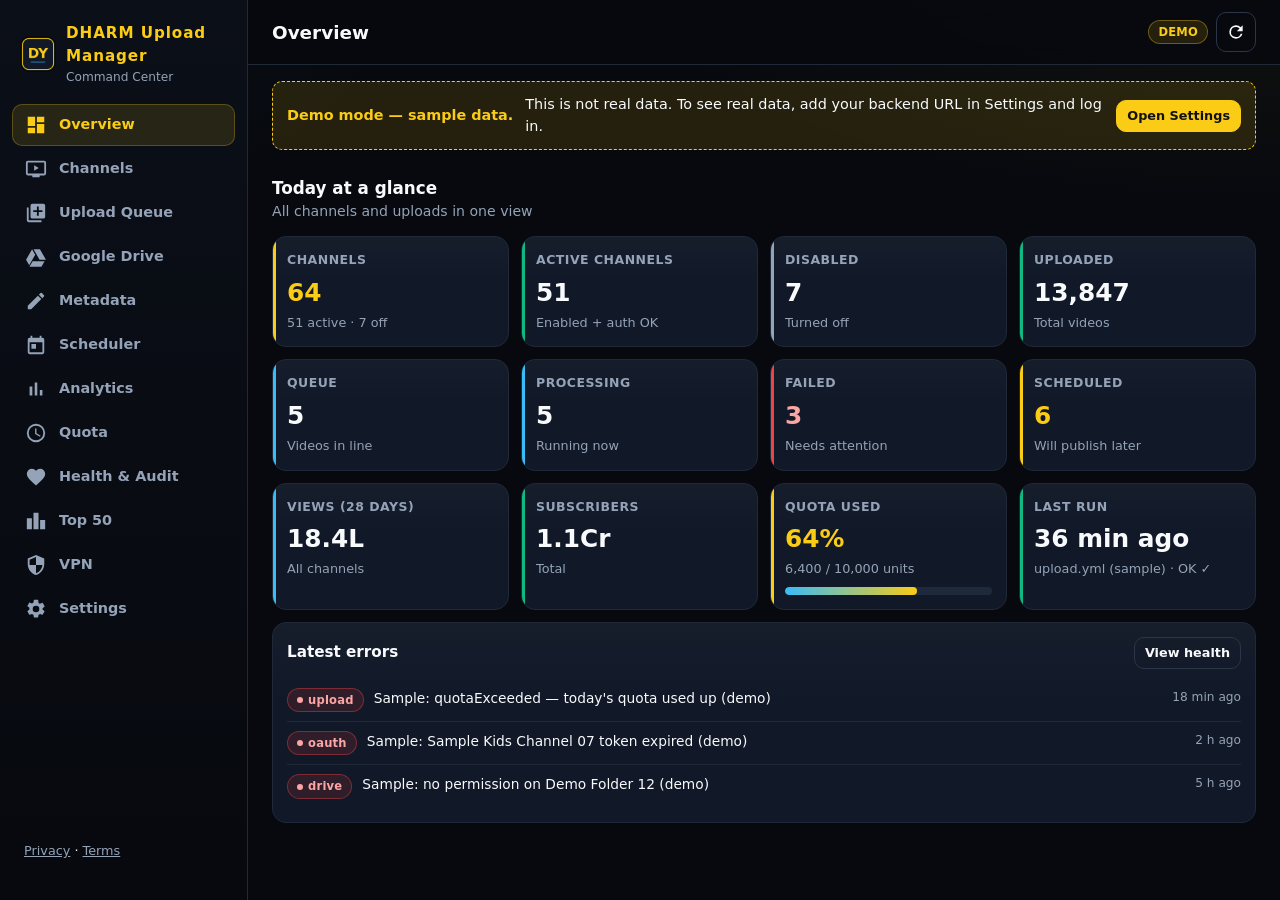
<file: docs/index.html>
<!doctype html>
<html lang="en">
<head>
  <meta charset="utf-8">
  <meta name="viewport" content="width=device-width, initial-scale=1, viewport-fit=cover">
  <meta name="theme-color" content="#07090e">
  <meta name="color-scheme" content="dark">
  <meta name="referrer" content="no-referrer">
  <meta http-equiv="Content-Security-Policy" content="object-src 'none'; base-uri 'self'; form-action 'none'">
  <meta name="robots" content="noindex, nofollow">
  <meta name="description" content="DHARM Upload Manager - multi-channel video upload scheduler">
  <title>DHARM Upload Manager · Command Center</title>
  <link rel="manifest" href="manifest.json">
  <link rel="icon" type="image/png" sizes="192x192" href="icons/icon-192.png">
  <link rel="apple-touch-icon" href="icons/icon-192.png">
  <link rel="stylesheet" href="css/dashboard.css">
</head>
<body>
  <a class="skip-link" href="#main">Skip to content</a>

  <div class="layout">
    <aside class="sidenav" aria-label="Main navigation">
      <div class="brand">
        <img src="icons/icon-192.png" alt="" width="36" height="36">
        <div>
          <strong>DHARM Upload Manager</strong>
          <span>Command Center</span>
        </div>
      </div>
      <nav id="side-nav" class="side-links"></nav>
      <p class="side-foot"><a href="privacy.html">Privacy</a> · <a href="terms.html">Terms</a></p>
    </aside>

    <div class="content">
      <header class="topbar">
        <div class="topbar-title">
          <img class="topbar-logo" src="icons/icon-192.png" alt="" width="28" height="28">
          <h1 id="page-title">Overview</h1>
        </div>
        <div class="topbar-actions">
          <span id="conn-pill" class="pill pill-muted" role="status">—</span>
          <button id="refresh-btn" class="btn btn-ghost btn-icon" type="button" aria-label="Refresh" title="Refresh">
            <svg viewBox="0 0 24 24" width="20" height="20" aria-hidden="true"><path fill="currentColor" d="M17.65 6.35A7.95 7.95 0 0 0 12 4a8 8 0 1 0 7.75 10h-2.08A6 6 0 1 1 12 6c1.66 0 3.14.69 4.22 1.78L13 11h7V4l-2.35 2.35z"/></svg>
          </button>
        </div>
      </header>

      <div id="demo-banner" class="demo-banner" role="status" hidden>
        <strong>Demo mode — sample data.</strong>
        <span>This is not real data. To see real data, add your backend URL in Settings and log in.</span>
        <a href="#settings" class="btn btn-sm btn-gold">Open Settings</a>
      </div>

      <main id="main" tabindex="-1" aria-live="polite"></main>
    </div>
  </div>

  <nav id="bottom-nav" class="bottomnav" aria-label="Mobile navigation"></nav>

  <div id="more-sheet" class="sheet" hidden>
    <div class="sheet-backdrop" data-close="sheet"></div>
    <div class="sheet-panel" role="dialog" aria-modal="true" aria-labelledby="more-title">
      <div class="sheet-head">
        <h2 id="more-title">All sections</h2>
        <button class="btn btn-ghost btn-icon" type="button" data-close="sheet" aria-label="Close">✕</button>
      </div>
      <div id="more-links" class="sheet-grid"></div>
    </div>
  </div>

  <dialog id="confirm-dialog" class="dialog" aria-labelledby="confirm-title">
    <form method="dialog">
      <h2 id="confirm-title">Are you sure?</h2>
      <p id="confirm-text"></p>
      <div class="dialog-actions">
        <button class="btn btn-ghost" value="cancel" type="submit">No, cancel</button>
        <button class="btn btn-danger" value="ok" type="submit" id="confirm-ok">Yes, continue</button>
      </div>
    </form>
  </dialog>

  <div id="toasts" class="toasts" role="status" aria-live="polite"></div>

  <noscript><p class="noscript">Please enable JavaScript to use this dashboard.</p></noscript>

  <script src="js/components/ui.js"></script>
  <script src="js/demo-data.js"></script>
  <script src="js/api.js"></script>
  <script src="js/auth.js"></script>
  <script src="js/components/overview.js"></script>
  <script src="js/components/channels.js"></script>
  <script src="js/components/queue.js"></script>
  <script src="js/components/drive.js"></script>
  <script src="js/components/metadata.js"></script>
  <script src="js/components/scheduler.js"></script>
  <script src="js/components/analytics.js"></script>
  <script src="js/components/quota.js"></script>
  <script src="js/components/health.js"></script>
  <script src="js/components/leaderboard.js"></script>
  <script src="js/components/vpn.js"></script>
  <script src="js/components/settings.js"></script>
  <script src="js/app.js"></script>
</body>
</html>
</file>
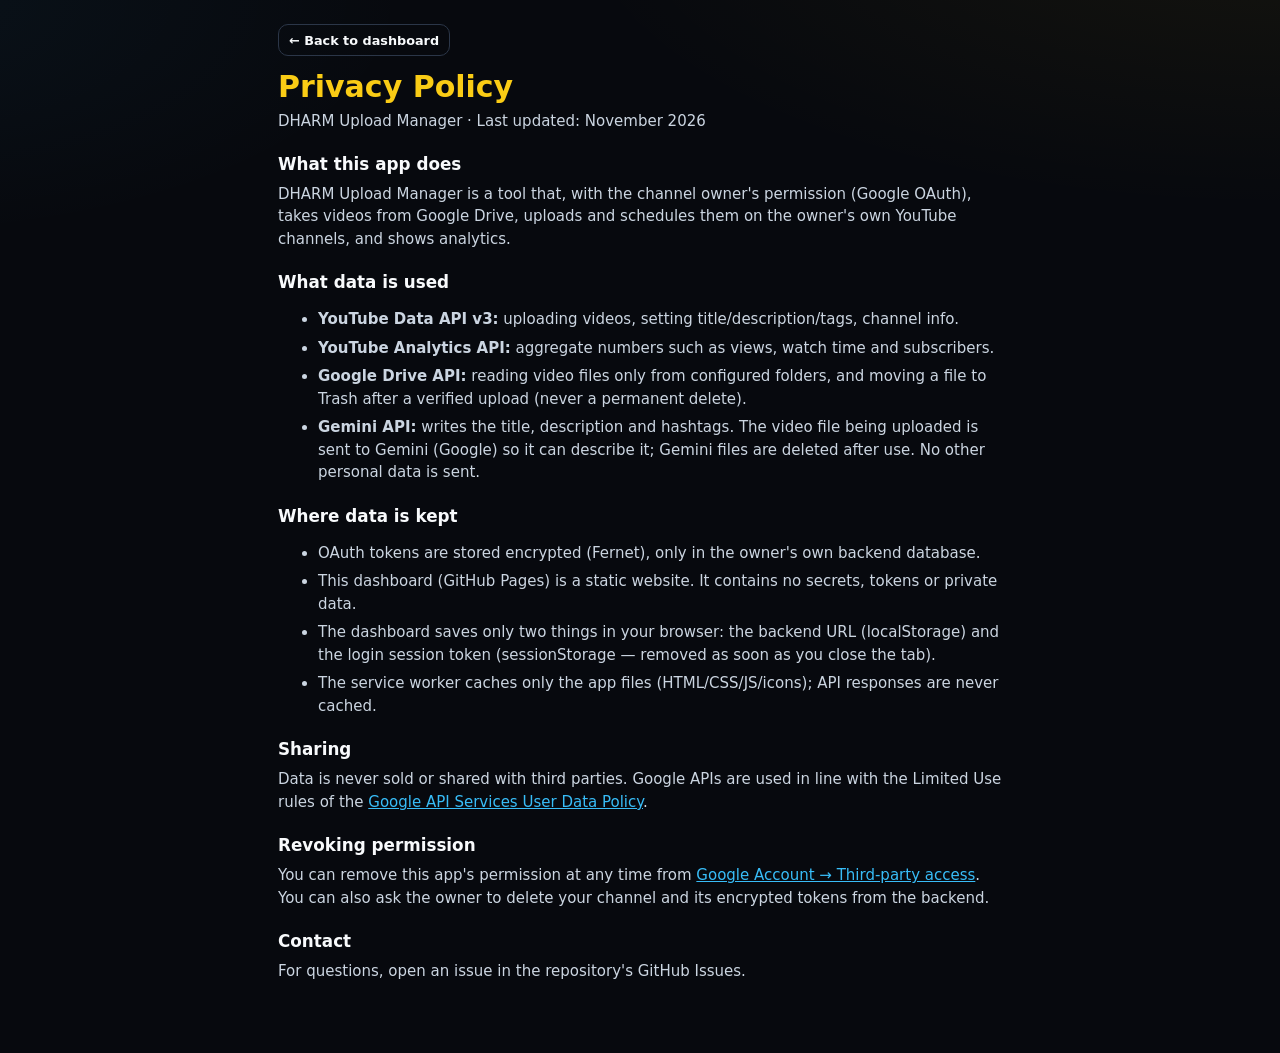
<file: docs/privacy.html>
<!doctype html>
<html lang="en">
<head>
  <meta charset="utf-8">
  <meta name="viewport" content="width=device-width, initial-scale=1">
  <meta name="theme-color" content="#07090e">
  <meta name="referrer" content="no-referrer">
  <title>Privacy Policy · DHARM Upload Manager</title>
  <link rel="icon" type="image/png" href="icons/icon-192.png">
  <link rel="stylesheet" href="css/dashboard.css">
</head>
<body class="doc-page">
  <main class="doc">
    <p><a href="index.html" class="btn btn-ghost btn-sm">← Back to dashboard</a></p>
    <h1>Privacy Policy</h1>
    <p class="muted">DHARM Upload Manager · Last updated: November 2026</p>

    <h2>What this app does</h2>
    <p>DHARM Upload Manager is a tool that, with the channel owner's permission (Google OAuth), takes videos from Google Drive, uploads and schedules them on the owner's own YouTube channels, and shows analytics.</p>

    <h2>What data is used</h2>
    <ul>
      <li><strong>YouTube Data API v3:</strong> uploading videos, setting title/description/tags, channel info.</li>
      <li><strong>YouTube Analytics API:</strong> aggregate numbers such as views, watch time and subscribers.</li>
      <li><strong>Google Drive API:</strong> reading video files only from configured folders, and moving a file to Trash after a verified upload (never a permanent delete).</li>
      <li><strong>Gemini API:</strong> writes the title, description and hashtags. The video file being uploaded is sent to Gemini (Google) so it can describe it; Gemini files are deleted after use. No other personal data is sent.</li>
    </ul>

    <h2>Where data is kept</h2>
    <ul>
      <li>OAuth tokens are stored encrypted (Fernet), only in the owner's own backend database.</li>
      <li>This dashboard (GitHub Pages) is a static website. It contains no secrets, tokens or private data.</li>
      <li>The dashboard saves only two things in your browser: the backend URL (localStorage) and the login session token (sessionStorage — removed as soon as you close the tab).</li>
      <li>The service worker caches only the app files (HTML/CSS/JS/icons); API responses are never cached.</li>
    </ul>

    <h2>Sharing</h2>
    <p>Data is never sold or shared with third parties. Google APIs are used in line with the Limited Use rules of the <a href="https://developers.google.com/terms/api-services-user-data-policy" rel="noopener noreferrer">Google API Services User Data Policy</a>.</p>

    <h2>Revoking permission</h2>
    <p>You can remove this app's permission at any time from <a href="https://myaccount.google.com/permissions" rel="noopener noreferrer">Google Account → Third-party access</a>. You can also ask the owner to delete your channel and its encrypted tokens from the backend.</p>

    <h2>Contact</h2>
    <p>For questions, open an issue in the repository's GitHub Issues.</p>
  </main>
</body>
</html>
</file>
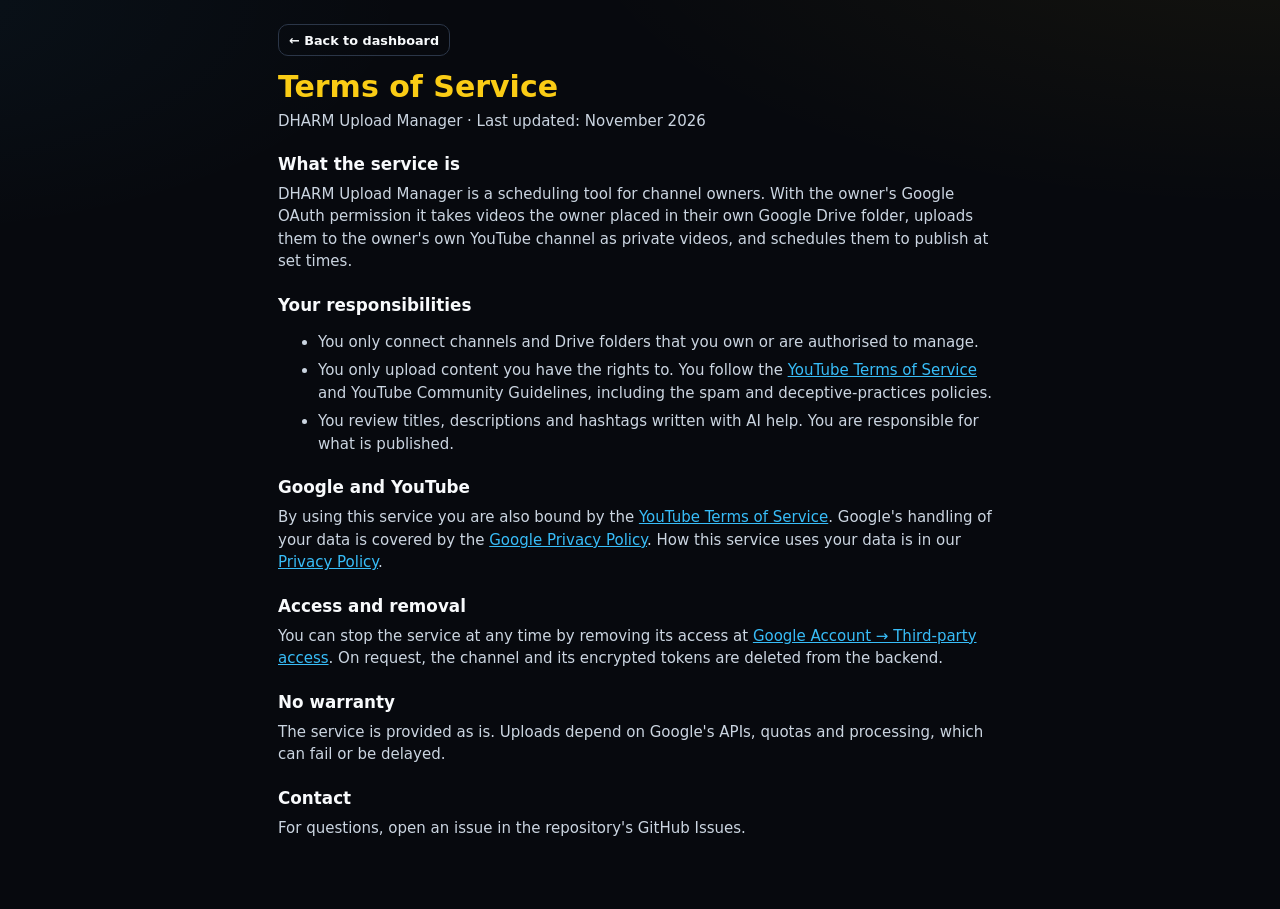
<file: docs/terms.html>
<!doctype html>
<html lang="en">
<head>
  <meta charset="utf-8">
  <meta name="viewport" content="width=device-width, initial-scale=1">
  <meta name="theme-color" content="#07090e">
  <meta name="referrer" content="no-referrer">
  <title>Terms of Service · DHARM Upload Manager</title>
  <link rel="icon" type="image/png" href="icons/icon-192.png">
  <link rel="stylesheet" href="css/dashboard.css">
</head>
<body class="doc-page">
  <main class="doc">
    <p><a href="index.html" class="btn btn-ghost btn-sm">← Back to dashboard</a></p>
    <h1>Terms of Service</h1>
    <p class="muted">DHARM Upload Manager · Last updated: November 2026</p>

    <h2>What the service is</h2>
    <p>DHARM Upload Manager is a scheduling tool for channel owners. With the owner's Google OAuth permission it takes videos the owner placed in their own Google Drive folder, uploads them to the owner's own YouTube channel as private videos, and schedules them to publish at set times.</p>

    <h2>Your responsibilities</h2>
    <ul>
      <li>You only connect channels and Drive folders that you own or are authorised to manage.</li>
      <li>You only upload content you have the rights to. You follow the <a href="https://www.youtube.com/t/terms" rel="noopener noreferrer">YouTube Terms of Service</a> and YouTube Community Guidelines, including the spam and deceptive-practices policies.</li>
      <li>You review titles, descriptions and hashtags written with AI help. You are responsible for what is published.</li>
    </ul>

    <h2>Google and YouTube</h2>
    <p>By using this service you are also bound by the <a href="https://www.youtube.com/t/terms" rel="noopener noreferrer">YouTube Terms of Service</a>. Google's handling of your data is covered by the <a href="https://policies.google.com/privacy" rel="noopener noreferrer">Google Privacy Policy</a>. How this service uses your data is in our <a href="privacy.html">Privacy Policy</a>.</p>

    <h2>Access and removal</h2>
    <p>You can stop the service at any time by removing its access at <a href="https://myaccount.google.com/permissions" rel="noopener noreferrer">Google Account → Third-party access</a>. On request, the channel and its encrypted tokens are deleted from the backend.</p>

    <h2>No warranty</h2>
    <p>The service is provided as is. Uploads depend on Google's APIs, quotas and processing, which can fail or be delayed.</p>

    <h2>Contact</h2>
    <p>For questions, open an issue in the repository's GitHub Issues.</p>
  </main>
</body>
</html>
</file>
<file: docs/css/dashboard.css>
/* DHARM YT PRO — Luxe Obsidian + Gold Command Center */
:root {
  --background: #07090e;
  --card: #111827;
  --card-2: #0d1320;
  --line: #1f2937;
  --line-2: #2b3648;
  --gold: #facc15;
  --gold-soft: rgba(250, 204, 21, 0.12);
  --cyan: #38bdf8;
  --cyan-soft: rgba(56, 189, 248, 0.12);
  --green: #10b981;
  --green-soft: rgba(16, 185, 129, 0.14);
  --red: #ef4444;
  --red-soft: rgba(239, 68, 68, 0.14);
  --orange: #fb923c;
  --text: #f8fafc;
  --muted: #94a3b8;
  --radius: 14px;
  --radius-sm: 10px;
  --shadow: 0 8px 30px rgba(0, 0, 0, 0.35);
  --font: system-ui, -apple-system, "Segoe UI", Roboto, "Noto Sans", sans-serif;
  --mono: ui-monospace, SFMono-Regular, Menlo, Consolas, monospace;
  --nav-h: 64px;
  --safe-b: env(safe-area-inset-bottom, 0px);
}

* { box-sizing: border-box; }
html, body { margin: 0; }
body {
  background:
    radial-gradient(1200px 500px at 100% -10%, rgba(250, 204, 21, 0.06), transparent 60%),
    radial-gradient(900px 400px at -10% 0%, rgba(56, 189, 248, 0.05), transparent 60%),
    var(--background);
  background-attachment: fixed;
  color: var(--text);
  font: 15px/1.5 var(--font);
  -webkit-font-smoothing: antialiased;
  min-height: 100vh;
  overflow-x: hidden;
}
img { max-width: 100%; }
a { color: var(--cyan); }
h1, h2, h3 { margin: 0; line-height: 1.25; }
h2 { font-size: 1.05rem; }
h3 { font-size: 0.95rem; }
p { margin: 0 0 0.6rem; }
.muted { color: var(--muted); }
.mono { font-family: var(--mono); font-size: 0.86em; }
.small { font-size: 0.82rem; }
[hidden] { display: none !important; }

:focus-visible { outline: 2px solid var(--gold); outline-offset: 2px; border-radius: 6px; }
.skip-link { position: absolute; left: -999px; top: 8px; background: var(--gold); color: #000; padding: 8px 12px; border-radius: 8px; z-index: 100; }
.skip-link:focus { left: 8px; }
.sr-only { position: absolute; width: 1px; height: 1px; padding: 0; margin: -1px; overflow: hidden; clip: rect(0 0 0 0); border: 0; }

/* ---------- Layout ---------- */
.layout { display: flex; min-height: 100vh; }
.sidenav { display: none; }
.content { flex: 1; min-width: 0; padding-bottom: calc(var(--nav-h) + var(--safe-b) + 16px); }

.topbar {
  position: sticky; top: 0; z-index: 20;
  display: flex; align-items: center; justify-content: space-between; gap: 10px;
  padding: 10px 16px;
  background: rgba(7, 9, 14, 0.86);
  backdrop-filter: blur(10px);
  border-bottom: 1px solid var(--line);
}
.topbar-title { display: flex; align-items: center; gap: 10px; min-width: 0; }
.topbar-title h1 { font-size: 1.15rem; white-space: nowrap; overflow: hidden; text-overflow: ellipsis; }
.topbar-logo { border-radius: 7px; flex: none; }
.topbar-actions { display: flex; align-items: center; gap: 8px; flex: none; }

main { padding: 16px; max-width: 1280px; margin: 0 auto; outline: none; }
main:focus, main:focus-visible { outline: none; }

.demo-banner {
  margin: 12px 16px 0;
  padding: 12px 14px;
  border: 1px dashed var(--gold);
  background: var(--gold-soft);
  border-radius: var(--radius-sm);
  display: flex; flex-wrap: wrap; align-items: center; gap: 6px 12px;
  font-size: 0.9rem;
}
.demo-banner strong { color: var(--gold); }
.demo-banner span { color: var(--text); flex: 1 1 220px; }

/* ---------- Bottom nav (mobile) ---------- */
.bottomnav {
  position: fixed; left: 0; right: 0; bottom: 0; z-index: 30;
  display: grid; grid-template-columns: repeat(5, 1fr);
  height: calc(var(--nav-h) + var(--safe-b));
  padding-bottom: var(--safe-b);
  background: rgba(10, 13, 21, 0.96);
  backdrop-filter: blur(10px);
  border-top: 1px solid var(--line);
}
.bottomnav a, .bottomnav button {
  display: flex; flex-direction: column; align-items: center; justify-content: center; gap: 3px;
  color: var(--muted); text-decoration: none; font: 600 0.7rem var(--font);
  background: none; border: 0; cursor: pointer; min-width: 0; padding: 4px 2px;
}
.bottomnav svg, .side-links svg, .sheet-grid svg { width: 22px; height: 22px; flex: none; }
.bottomnav [aria-current="page"] { color: var(--gold); }
.bottomnav [aria-current="page"] svg { filter: drop-shadow(0 0 6px rgba(250, 204, 21, 0.5)); }

/* ---------- Side nav (desktop) ---------- */
@media (min-width: 960px) {
  .bottomnav { display: none; }
  .content { padding-bottom: 24px; }
  .topbar-logo { display: none; }
  .sidenav {
    display: flex; flex-direction: column;
    position: sticky; top: 0; height: 100vh;
    width: 248px; flex: none;
    padding: 18px 12px;
    border-right: 1px solid var(--line);
    background: linear-gradient(180deg, #0b0f18, #07090e);
    overflow-y: auto;
  }
  .brand { display: flex; align-items: center; gap: 10px; padding: 4px 8px 18px; }
  .brand img { border-radius: 9px; }
  .brand strong { display: block; letter-spacing: 0.06em; color: var(--gold); font-size: 0.95rem; }
  .brand span { display: block; color: var(--muted); font-size: 0.76rem; }
  .side-links { display: flex; flex-direction: column; gap: 2px; }
  .side-links a {
    display: flex; align-items: center; gap: 12px;
    padding: 9px 12px; border-radius: 10px;
    color: var(--muted); text-decoration: none; font-weight: 600; font-size: 0.9rem;
    border: 1px solid transparent;
  }
  .side-links a:hover { color: var(--text); background: rgba(255, 255, 255, 0.03); }
  .side-links a[aria-current="page"] { color: var(--gold); background: var(--gold-soft); border-color: rgba(250, 204, 21, 0.25); }
  .side-foot { margin-top: auto; padding: 12px; font-size: 0.8rem; }
  .side-foot a { color: var(--muted); }
  main { padding: 24px; }
  .demo-banner { margin: 16px 24px 0; }
  .topbar { padding: 12px 24px; }
}

/* ---------- More sheet ---------- */
.sheet { position: fixed; inset: 0; z-index: 50; }
.sheet-backdrop { position: absolute; inset: 0; background: rgba(0, 0, 0, 0.6); }
.sheet-panel {
  position: absolute; left: 0; right: 0; bottom: 0;
  max-height: 80vh; overflow-y: auto;
  background: var(--card); border-top: 1px solid var(--line-2);
  border-radius: 18px 18px 0 0; padding: 16px 16px calc(16px + var(--safe-b));
  box-shadow: var(--shadow);
}
.sheet-head { display: flex; justify-content: space-between; align-items: center; margin-bottom: 12px; }
.sheet-grid { display: grid; grid-template-columns: repeat(3, 1fr); gap: 8px; }
.sheet-grid a {
  display: flex; flex-direction: column; align-items: center; gap: 6px; text-align: center;
  padding: 12px 6px; border-radius: 12px; background: var(--card-2); border: 1px solid var(--line);
  color: var(--text); text-decoration: none; font-size: 0.78rem; font-weight: 600;
}
.sheet-grid a[aria-current="page"] { border-color: var(--gold); color: var(--gold); }

/* ---------- Cards & grids ---------- */
.section-head { display: flex; flex-wrap: wrap; align-items: center; justify-content: space-between; gap: 10px; margin: 4px 0 14px; }
.section-head p { margin: 2px 0 0; color: var(--muted); font-size: 0.88rem; }
.grid { display: grid; gap: 12px; }
.grid-stats { grid-template-columns: repeat(2, minmax(0, 1fr)); }
.grid-2 { grid-template-columns: minmax(0, 1fr); }
@media (min-width: 640px) { .grid-stats { grid-template-columns: repeat(3, minmax(0, 1fr)); } }
@media (min-width: 1100px) {
  .grid-stats { grid-template-columns: repeat(4, minmax(0, 1fr)); }
  .grid-2 { grid-template-columns: repeat(2, minmax(0, 1fr)); }
}

.card {
  background: linear-gradient(180deg, rgba(255, 255, 255, 0.02), transparent 40%), var(--card);
  border: 1px solid var(--line);
  border-radius: var(--radius);
  padding: 14px;
  min-width: 0;
}
.card-head { display: flex; align-items: center; justify-content: space-between; gap: 8px; margin-bottom: 10px; flex-wrap: wrap; }
.stack > * + * { margin-top: 12px; }

.stat { position: relative; overflow: hidden; }
.stat::after { content: ""; position: absolute; left: 0; top: 0; bottom: 0; width: 3px; background: var(--accent, var(--gold)); }
.stat-label { color: var(--muted); font-size: 0.78rem; font-weight: 600; text-transform: uppercase; letter-spacing: 0.04em; }
.stat-value { font-size: 1.55rem; font-weight: 750; margin-top: 4px; font-variant-numeric: tabular-nums; overflow-wrap: anywhere; }
.stat-sub { color: var(--muted); font-size: 0.8rem; margin-top: 2px; overflow-wrap: anywhere; }
.accent-gold { --accent: var(--gold); }
.accent-cyan { --accent: var(--cyan); }
.accent-green { --accent: var(--green); }
.accent-red { --accent: var(--red); }
.accent-muted { --accent: var(--muted); }
.stat.accent-gold .stat-value { color: var(--gold); }
.stat.accent-red .stat-value { color: #fca5a5; }

/* ---------- Buttons & form ---------- */
.btn {
  display: inline-flex; align-items: center; justify-content: center; gap: 6px;
  min-height: 40px; padding: 8px 14px;
  border-radius: 10px; border: 1px solid var(--line-2);
  background: #172033; color: var(--text);
  font: 600 0.88rem var(--font); cursor: pointer; text-decoration: none;
  transition: background 0.15s, border-color 0.15s, transform 0.05s;
}
.btn:hover { border-color: #3b4a63; background: #1b263b; }
.btn:active { transform: translateY(1px); }
.btn[disabled], .btn[aria-disabled="true"] { opacity: 0.5; cursor: not-allowed; }
.btn-gold { background: var(--gold); color: #111; border-color: var(--gold); }
.btn-gold:hover { background: #fde047; border-color: #fde047; }
.btn-cyan { background: var(--cyan-soft); color: var(--cyan); border-color: rgba(56, 189, 248, 0.4); }
.btn-danger { background: var(--red-soft); color: #fca5a5; border-color: rgba(239, 68, 68, 0.45); }
.btn-danger:hover { background: rgba(239, 68, 68, 0.25); }
.btn-ghost { background: transparent; border-color: var(--line-2); }
.btn-sm { min-height: 32px; padding: 4px 10px; font-size: 0.8rem; }
.btn-icon { width: 40px; padding: 0; }
.btn-row { display: flex; flex-wrap: wrap; gap: 8px; }

.field { display: flex; flex-direction: column; gap: 6px; min-width: 0; }
.field label, .field .label { font-weight: 600; font-size: 0.85rem; }
.field-row { display: flex; justify-content: space-between; align-items: baseline; gap: 8px; }
.form-grid { display: grid; gap: 14px; grid-template-columns: minmax(0, 1fr); }
@media (min-width: 720px) { .form-grid.two { grid-template-columns: repeat(2, minmax(0, 1fr)); } .span-2 { grid-column: 1 / -1; } }
input, select, textarea {
  width: 100%; min-height: 42px;
  background: var(--card-2); color: var(--text);
  border: 1px solid var(--line-2); border-radius: 10px;
  padding: 9px 12px; font: 0.92rem var(--font);
}
textarea { min-height: 120px; resize: vertical; }
input:focus, select:focus, textarea:focus { outline: none; border-color: var(--gold); box-shadow: 0 0 0 3px var(--gold-soft); }
input::placeholder, textarea::placeholder { color: #64748b; }
input[type="checkbox"] { width: auto; min-height: 0; }
.hint { color: var(--muted); font-size: 0.78rem; }
.counter { font-variant-numeric: tabular-nums; color: var(--muted); font-size: 0.78rem; }
.counter.warn { color: var(--gold); }
.counter.over { color: var(--red); font-weight: 700; }
.input-error { border-color: var(--red) !important; }
.error-text { color: #fca5a5; font-size: 0.8rem; }

.search { position: relative; flex: 1 1 220px; }
.search input { padding-left: 36px; }
.search svg { position: absolute; left: 11px; top: 50%; transform: translateY(-50%); width: 18px; height: 18px; color: var(--muted); }

/* Toggle switch */
.switch { position: relative; display: inline-flex; align-items: center; gap: 8px; cursor: pointer; }
.switch input { position: absolute; opacity: 0; width: 44px; height: 26px; margin: 0; cursor: pointer; }
.switch .track { width: 44px; height: 26px; border-radius: 999px; background: #273244; border: 1px solid var(--line-2); position: relative; transition: background 0.15s; flex: none; }
.switch .track::after { content: ""; position: absolute; top: 3px; left: 3px; width: 18px; height: 18px; border-radius: 50%; background: var(--muted); transition: transform 0.15s, background 0.15s; }
.switch input:checked + .track { background: var(--green-soft); border-color: var(--green); }
.switch input:checked + .track::after { transform: translateX(18px); background: var(--green); }
.switch input:focus-visible + .track { outline: 2px solid var(--gold); outline-offset: 2px; }
.switch input:disabled + .track { opacity: 0.5; }

/* Segmented control */
.segmented { display: inline-flex; flex-wrap: wrap; gap: 4px; padding: 4px; background: var(--card-2); border: 1px solid var(--line); border-radius: 12px; }
.card > .segmented { display: flex; }
.card > .segmented button { flex: 1 1 auto; }
.segmented button { border: 0; background: transparent; color: var(--muted); font: 600 0.82rem var(--font); padding: 7px 12px; border-radius: 8px; cursor: pointer; min-height: 34px; }
.segmented button[aria-pressed="true"] { background: var(--gold); color: #111; }

/* ---------- Chips & pills ---------- */
.chip, .pill {
  display: inline-flex; align-items: center; gap: 5px;
  padding: 2px 9px; border-radius: 999px;
  font-size: 0.72rem; font-weight: 700; letter-spacing: 0.02em; white-space: nowrap;
  border: 1px solid transparent; line-height: 1.6;
}
.chip::before { content: ""; width: 6px; height: 6px; border-radius: 50%; background: currentColor; }
.chip-muted, .pill-muted { color: var(--muted); background: rgba(148, 163, 184, 0.12); border-color: rgba(148, 163, 184, 0.25); }
.chip-cyan { color: var(--cyan); background: var(--cyan-soft); border-color: rgba(56, 189, 248, 0.35); }
.chip-gold, .pill-gold { color: var(--gold); background: var(--gold-soft); border-color: rgba(250, 204, 21, 0.35); }
.chip-green, .pill-green { color: #34d399; background: var(--green-soft); border-color: rgba(16, 185, 129, 0.4); }
.chip-red, .pill-red { color: #fca5a5; background: var(--red-soft); border-color: rgba(239, 68, 68, 0.4); }
.chip-orange { color: var(--orange); background: rgba(251, 146, 60, 0.12); border-color: rgba(251, 146, 60, 0.35); }
.chip-live::before { animation: pulse 1.4s infinite; }
@keyframes pulse { 50% { opacity: 0.3; } }

/* ---------- Lists ---------- */
.list { list-style: none; margin: 0; padding: 0; display: flex; flex-direction: column; gap: 10px; }
.item {
  display: flex; gap: 12px; align-items: center;
  padding: 12px; border-radius: 12px; background: var(--card); border: 1px solid var(--line); min-width: 0;
}
.item-main { flex: 1; min-width: 0; }
.item-title { font-weight: 650; overflow: hidden; text-overflow: ellipsis; white-space: nowrap; }
.item-meta { display: flex; flex-wrap: wrap; gap: 4px 10px; color: var(--muted); font-size: 0.8rem; margin-top: 3px; }
.item-meta span { overflow-wrap: anywhere; }
.item-side { display: flex; flex-direction: column; align-items: flex-end; gap: 6px; flex: none; }
.item.disabled-row { opacity: 0.72; }

.avatar {
  width: 44px; height: 44px; border-radius: 50%; flex: none; object-fit: cover;
  display: inline-flex; align-items: center; justify-content: center;
  font-weight: 800; font-size: 0.95rem; color: #111;
  background: linear-gradient(135deg, var(--gold), #f59e0b);
  border: 2px solid rgba(250, 204, 21, 0.35);
}
.avatar.c1 { background: linear-gradient(135deg, var(--cyan), #6366f1); }
.avatar.c2 { background: linear-gradient(135deg, #34d399, #0ea5e9); }
.avatar.c3 { background: linear-gradient(135deg, #f472b6, #facc15); }

.progress { height: 8px; background: #1e293b; border-radius: 999px; overflow: hidden; margin-top: 8px; }
.progress > span { display: block; height: 100%; width: 0; background: linear-gradient(90deg, var(--cyan), var(--gold)); border-radius: inherit; transition: width 0.4s; }
.progress.ok > span { background: var(--green); }
.progress.bad > span { background: var(--red); }
.progress.lg { height: 14px; }

/* ---------- Tables ---------- */
.table-wrap { overflow-x: auto; border: 1px solid var(--line); border-radius: var(--radius); background: var(--card); -webkit-overflow-scrolling: touch; }
table { width: 100%; border-collapse: collapse; font-size: 0.88rem; }
th, td { text-align: left; padding: 10px 12px; border-bottom: 1px solid var(--line); white-space: nowrap; }
th { color: var(--muted); font-size: 0.74rem; text-transform: uppercase; letter-spacing: 0.05em; background: var(--card-2); position: sticky; top: 0; }
td.num, th.num { text-align: right; font-variant-numeric: tabular-nums; }
tr:last-child td { border-bottom: 0; }
th button.sort { all: unset; cursor: pointer; display: inline-flex; gap: 4px; align-items: center; }
th button.sort:focus-visible { outline: 2px solid var(--gold); border-radius: 4px; }
th[aria-sort="ascending"] , th[aria-sort="descending"] { color: var(--gold); }
.rank { font-weight: 800; color: var(--muted); width: 2.5em; }
.rank.top { color: var(--gold); }
.cell-name { display: flex; align-items: center; gap: 10px; max-width: 260px; }
.cell-name span { overflow: hidden; text-overflow: ellipsis; }
.cell-name .avatar { width: 30px; height: 30px; font-size: 0.72rem; border-width: 1px; }

/* ---------- Charts ---------- */
.bars { display: flex; align-items: flex-end; gap: 3px; height: 150px; padding-top: 6px; }
.bars .bar { flex: 1; min-width: 2px; background: linear-gradient(180deg, var(--gold), rgba(250, 204, 21, 0.25)); border-radius: 4px 4px 0 0; position: relative; }
.bars .bar.null { background: repeating-linear-gradient(45deg, #1e293b, #1e293b 3px, #273244 3px, #273244 6px); height: 6px !important; }
.bars-axis { display: flex; justify-content: space-between; color: var(--muted); font-size: 0.72rem; margin-top: 6px; }
.meter { display: grid; grid-template-columns: 1fr; gap: 6px; }
.ring { width: 140px; height: 140px; margin: 0 auto; }

/* ---------- States ---------- */
.state { text-align: center; padding: 32px 16px; color: var(--muted); border: 1px dashed var(--line-2); border-radius: var(--radius); background: rgba(17, 24, 39, 0.5); }
.state h3 { color: var(--text); margin-bottom: 6px; }
.state.error { border-color: rgba(239, 68, 68, 0.5); background: var(--red-soft); }
.state.error h3 { color: #fca5a5; }
.state .btn { margin-top: 12px; }
.skeleton { background: linear-gradient(90deg, #111827 0%, #1b2436 50%, #111827 100%); background-size: 200% 100%; animation: shimmer 1.2s infinite; border-radius: var(--radius); min-height: 92px; border: 1px solid var(--line); }
@keyframes shimmer { to { background-position: -200% 0; } }
.spinner { width: 16px; height: 16px; border: 2px solid currentColor; border-right-color: transparent; border-radius: 50%; animation: spin 0.7s linear infinite; display: inline-block; }
@keyframes spin { to { transform: rotate(360deg); } }

/* ---------- Errors list ---------- */
.err-list { list-style: none; margin: 0; padding: 0; }
.err-list li { padding: 9px 0; border-bottom: 1px solid var(--line); font-size: 0.86rem; display: flex; gap: 10px; align-items: flex-start; }
.err-list li:last-child { border-bottom: 0; }
.err-list .when { color: var(--muted); font-size: 0.76rem; white-space: nowrap; }
.err-list .msg { flex: 1; min-width: 0; overflow-wrap: anywhere; }

.kv { display: grid; grid-template-columns: auto minmax(0, 1fr); gap: 8px 14px; font-size: 0.88rem; margin: 0; }
.kv dt { color: var(--muted); }
.kv dd { margin: 0; overflow-wrap: anywhere; text-align: right; }

.tag-list { display: flex; flex-wrap: wrap; gap: 6px; }
.tag { background: var(--cyan-soft); color: var(--cyan); border: 1px solid rgba(56, 189, 248, 0.3); padding: 2px 8px 2px 10px; border-radius: 999px; font-size: 0.78rem; display: inline-flex; align-items: center; gap: 4px; }
.tag button { all: unset; cursor: pointer; padding: 0 3px; color: var(--muted); font-weight: 700; }
.tag button:focus-visible { outline: 2px solid var(--gold); }

/* ---------- Dialog & toast ---------- */
.dialog { background: var(--card); color: var(--text); border: 1px solid var(--line-2); border-radius: 16px; padding: 20px; width: min(92vw, 420px); box-shadow: var(--shadow); }
.dialog::backdrop { background: rgba(0, 0, 0, 0.65); }
.dialog h2 { margin-bottom: 8px; color: var(--gold); }
.dialog p { color: var(--muted); overflow-wrap: anywhere; }
.dialog-actions { display: flex; justify-content: flex-end; gap: 8px; margin-top: 16px; flex-wrap: wrap; }

.toasts { position: fixed; left: 50%; transform: translateX(-50%); bottom: calc(var(--nav-h) + var(--safe-b) + 12px); z-index: 60; display: flex; flex-direction: column; gap: 8px; width: min(92vw, 420px); pointer-events: none; }
@media (min-width: 960px) { .toasts { bottom: 20px; left: auto; right: 20px; transform: none; } }
.toast { pointer-events: auto; background: #172033; border: 1px solid var(--line-2); border-left: 4px solid var(--cyan); border-radius: 10px; padding: 10px 14px; box-shadow: var(--shadow); font-size: 0.88rem; }
.toast.ok { border-left-color: var(--green); }
.toast.err { border-left-color: var(--red); }
.toast.warn { border-left-color: var(--gold); }

.noscript { padding: 20px; text-align: center; }
.callout { padding: 12px 14px; border-radius: var(--radius-sm); background: var(--cyan-soft); border: 1px solid rgba(56, 189, 248, 0.3); font-size: 0.86rem; }
.callout.warn { background: var(--gold-soft); border-color: rgba(250, 204, 21, 0.35); }
.callout.bad { background: var(--red-soft); border-color: rgba(239, 68, 68, 0.4); }
.divider { height: 1px; background: var(--line); margin: 14px 0; }

/* ---------- Privacy doc page ---------- */
.doc-page main.doc { max-width: 760px; margin: 0 auto; padding: 24px 18px 60px; }
.doc h1 { color: var(--gold); margin: 12px 0 4px; }
.doc h2 { margin: 22px 0 8px; color: var(--text); }
.doc li { margin-bottom: 6px; color: #cbd5e1; }
.doc p { color: #cbd5e1; }

@media (max-width: 420px) {
  .segmented button { padding: 7px 9px; }
  .stat-value { font-size: 1.35rem; }
  .cell-name { max-width: 170px; }
  th, td { padding: 9px 10px; }
}
body.route-settings .demo-banner .btn { display: none; }

@media (prefers-reduced-motion: reduce) {
  *, *::before, *::after { animation: none !important; transition: none !important; }
}
</file>
